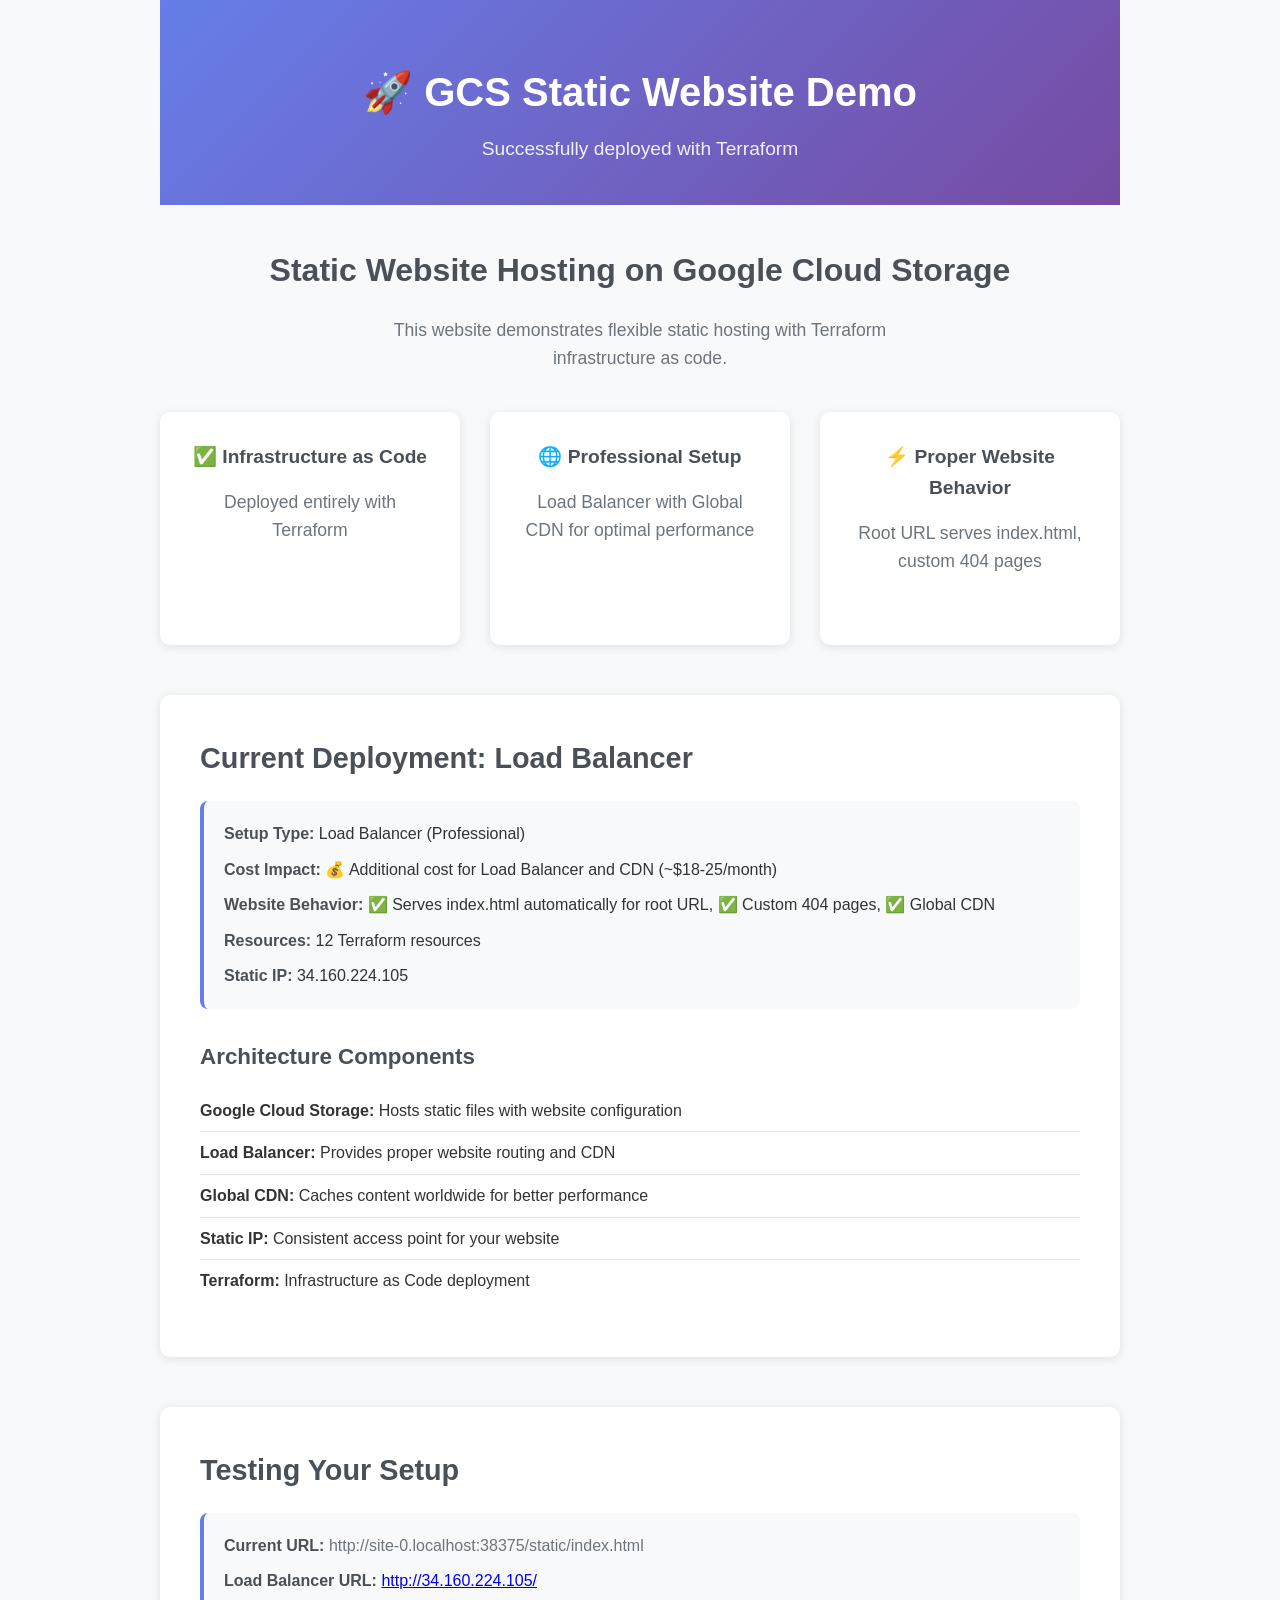
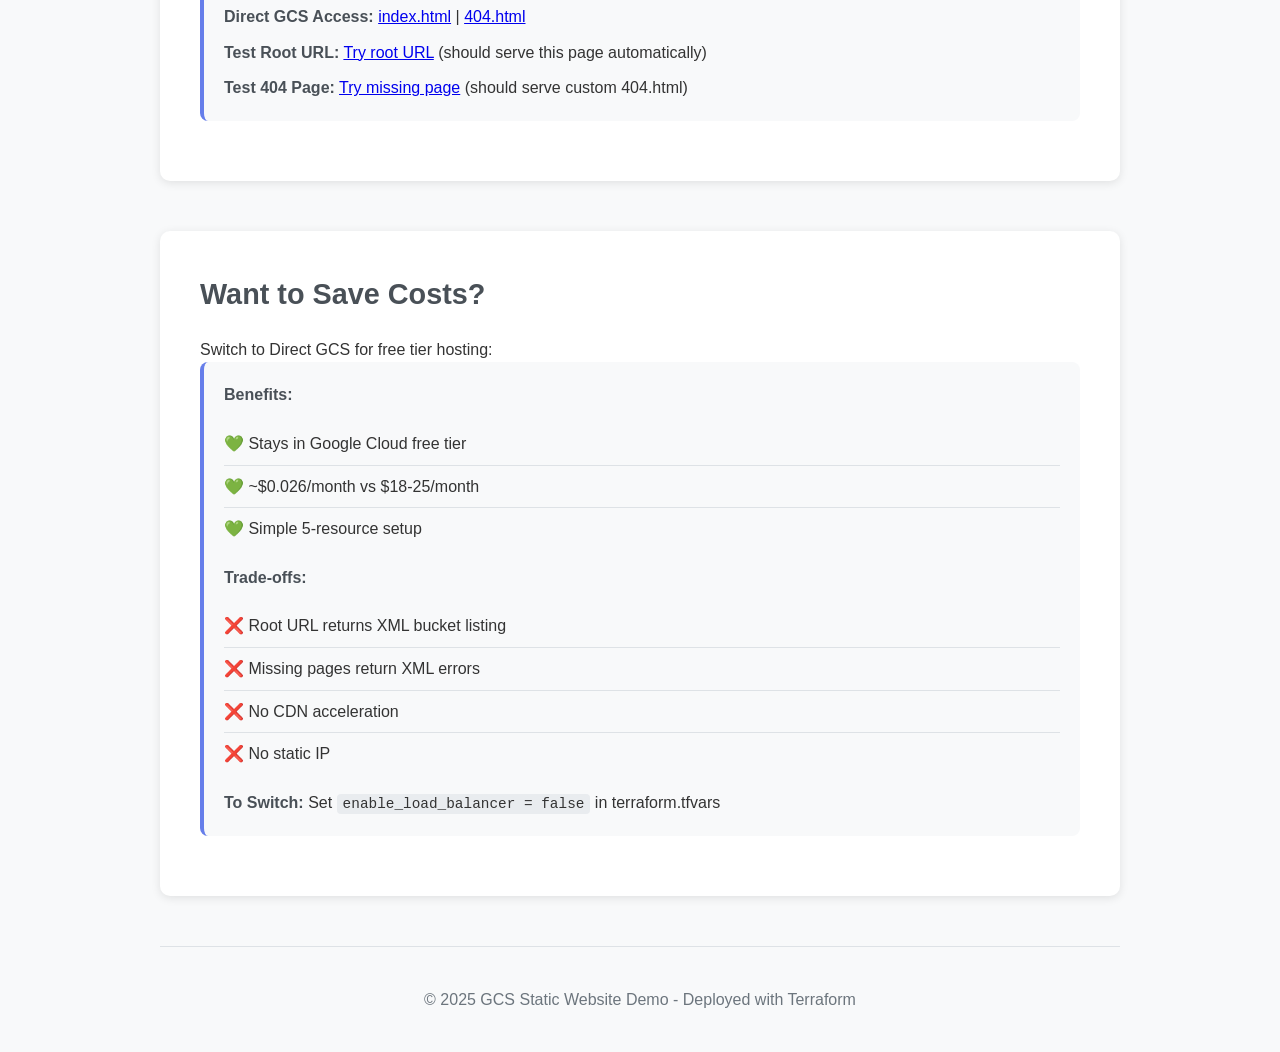
<file: static/index.html>
<!DOCTYPE html>
<html lang="en">

<head>
    <meta charset="UTF-8">
    <meta name="viewport" content="width=device-width, initial-scale=1.0">
    <title>GCS Static Website Demo</title>
    <link rel="stylesheet" href="styles.css">
</head>

<body>
    <div class="container">
        <header>
            <h1>🚀 GCS Static Website Demo</h1>
            <p>Successfully deployed with Terraform</p>
        </header>

        <main>
            <section class="hero">
                <h2>Static Website Hosting on Google Cloud Storage</h2>
                <p>This website demonstrates flexible static hosting with Terraform infrastructure as code.</p>

                <div class="features">
                    <div class="feature">
                        <h3>✅ Infrastructure as Code</h3>
                        <p>Deployed entirely with Terraform</p>
                    </div>
                    <div class="feature">
                        <h3>🌐 Professional Setup</h3>
                        <p>Load Balancer with Global CDN for optimal performance</p>
                    </div>
                    <div class="feature">
                        <h3>⚡ Proper Website Behavior</h3>
                        <p>Root URL serves index.html, custom 404 pages</p>
                    </div>
                </div>
            </section>

            <section class="info">
                <h2>Current Deployment: Load Balancer</h2>
                <div id="deployment-info">
                    <p><strong>Setup Type:</strong> Load Balancer (Professional)</p>
                    <p><strong>Cost Impact:</strong> 💰 Additional cost for Load Balancer and CDN (~$18-25/month)</p>
                    <p><strong>Website Behavior:</strong> ✅ Serves index.html automatically for root URL, ✅ Custom 404
                        pages, ✅ Global CDN</p>
                    <p><strong>Resources:</strong> 12 Terraform resources</p>
                    <p><strong>Static IP:</strong> 34.160.224.105</p>
                </div>

                <h3>Architecture Components</h3>
                <ul>
                    <li><strong>Google Cloud Storage:</strong> Hosts static files with website configuration</li>
                    <li><strong>Load Balancer:</strong> Provides proper website routing and CDN</li>
                    <li><strong>Global CDN:</strong> Caches content worldwide for better performance</li>
                    <li><strong>Static IP:</strong> Consistent access point for your website</li>
                    <li><strong>Terraform:</strong> Infrastructure as Code deployment</li>
                </ul>
            </section>

            <section class="testing">
                <h2>Testing Your Setup</h2>
                <div id="testing-info">
                    <p><strong>Current URL:</strong> <span id="current-url"></span></p>
                    <p><strong>Load Balancer URL:</strong> <a href="http://34.160.224.105/"
                            target="_blank">http://34.160.224.105/</a></p>
                    <p><strong>Direct GCS Access:</strong>
                        <a href="https://storage.googleapis.com/static-website-demo-2025/index.html"
                            target="_blank">index.html</a> |
                        <a href="https://storage.googleapis.com/static-website-demo-2025/404.html"
                            target="_blank">404.html</a>
                    </p>
                    <p><strong>Test Root URL:</strong>
                        <a href="http://34.160.224.105/" target="_blank">Try root URL</a>
                        (should serve this page automatically)
                    </p>
                    <p><strong>Test 404 Page:</strong>
                        <a href="http://34.160.224.105/nonexistent.html" target="_blank">Try missing page</a>
                        (should serve custom 404.html)
                    </p>
                </div>
            </section>

            <section class="downgrade">
                <h2>Want to Save Costs?</h2>
                <p>Switch to Direct GCS for free tier hosting:</p>
                <div class="downgrade-info">
                    <p><strong>Benefits:</strong></p>
                    <ul>
                        <li>💚 Stays in Google Cloud free tier</li>
                        <li>💚 ~$0.026/month vs $18-25/month</li>
                        <li>💚 Simple 5-resource setup</li>
                    </ul>
                    <p><strong>Trade-offs:</strong></p>
                    <ul>
                        <li>❌ Root URL returns XML bucket listing</li>
                        <li>❌ Missing pages return XML errors</li>
                        <li>❌ No CDN acceleration</li>
                        <li>❌ No static IP</li>
                    </ul>
                    <p><strong>To Switch:</strong> Set <code>enable_load_balancer = false</code> in terraform.tfvars</p>
                </div>
            </section>
        </main>

        <footer>
            <p>&copy; 2025 GCS Static Website Demo - Deployed with Terraform</p>
        </footer>
    </div>

    <script>
        // Simple script to show current URL
        document.addEventListener('DOMContentLoaded', function () {
            document.getElementById('current-url').textContent = window.location.href;
        });
    </script>
</body>

</html>
</file>
<file: static/styles.css>
/* Simple, clean styling for the GCS static website demo */
* {
    margin: 0;
    padding: 0;
    box-sizing: border-box;
}

body {
    font-family: -apple-system, BlinkMacSystemFont, 'Segoe UI', Roboto, sans-serif;
    line-height: 1.6;
    color: #333;
    background-color: #f8f9fa;
}

.container {
    max-width: 1000px;
    margin: 0 auto;
    padding: 0 20px;
}

header {
    text-align: center;
    padding: 60px 0 40px;
    background: linear-gradient(135deg, #667eea 0%, #764ba2 100%);
    color: white;
    margin-bottom: 40px;
}

header h1 {
    font-size: 2.5rem;
    margin-bottom: 10px;
}

header p {
    font-size: 1.2rem;
    opacity: 0.9;
}

.hero {
    text-align: center;
    margin-bottom: 50px;
}

.hero h2 {
    font-size: 2rem;
    margin-bottom: 20px;
    color: #495057;
}

.hero p {
    font-size: 1.1rem;
    color: #6c757d;
    max-width: 600px;
    margin: 0 auto 40px;
}

.features {
    display: grid;
    grid-template-columns: repeat(auto-fit, minmax(250px, 1fr));
    gap: 30px;
    margin-top: 40px;
}

.feature {
    background: white;
    padding: 30px;
    border-radius: 10px;
    box-shadow: 0 2px 10px rgba(0, 0, 0, 0.1);
    text-align: center;
}

.feature h3 {
    color: #495057;
    margin-bottom: 15px;
    font-size: 1.2rem;
}

.feature p {
    color: #6c757d;
}

.info,
.testing,
.downgrade {
    background: white;
    padding: 40px;
    border-radius: 10px;
    box-shadow: 0 2px 10px rgba(0, 0, 0, 0.1);
    margin-bottom: 50px;
}

.info h2,
.testing h2,
.downgrade h2 {
    color: #495057;
    margin-bottom: 20px;
    font-size: 1.8rem;
}

.info h3 {
    color: #495057;
    margin: 30px 0 15px 0;
    font-size: 1.4rem;
}

#deployment-info,
#testing-info,
.downgrade-info {
    background: #f8f9fa;
    padding: 20px;
    border-radius: 8px;
    margin-bottom: 20px;
    border-left: 4px solid #667eea;
}

#deployment-info p,
#testing-info p,
.downgrade-info p {
    margin-bottom: 10px;
    font-size: 1rem;
}

#deployment-info p:last-child,
#testing-info p:last-child,
.downgrade-info p:last-child {
    margin-bottom: 0;
}

#deployment-info strong,
#testing-info strong,
.downgrade-info strong {
    color: #495057;
    font-weight: 600;
}

#current-url {
    color: #6c757d;
    font-weight: 500;
}

.info ul,
.downgrade-info ul {
    list-style: none;
    margin: 15px 0;
}

.info li,
.downgrade-info li {
    padding: 8px 0;
    border-bottom: 1px solid #dee2e6;
}

.info li:last-child,
.downgrade-info li:last-child {
    border-bottom: none;
}

.downgrade-info code {
    background: #e9ecef;
    padding: 2px 6px;
    border-radius: 4px;
    font-family: 'Courier New', monospace;
    font-size: 0.9rem;
}

footer {
    text-align: center;
    padding: 40px 0;
    color: #6c757d;
    border-top: 1px solid #dee2e6;
}

/* Responsive design */
@media (max-width: 768px) {
    header h1 {
        font-size: 2rem;
    }

    .hero h2 {
        font-size: 1.5rem;
    }

    .features {
        grid-template-columns: 1fr;
    }

    .info,
    .testing,
    .downgrade {
        padding: 30px 20px;
    }
}
</file>
